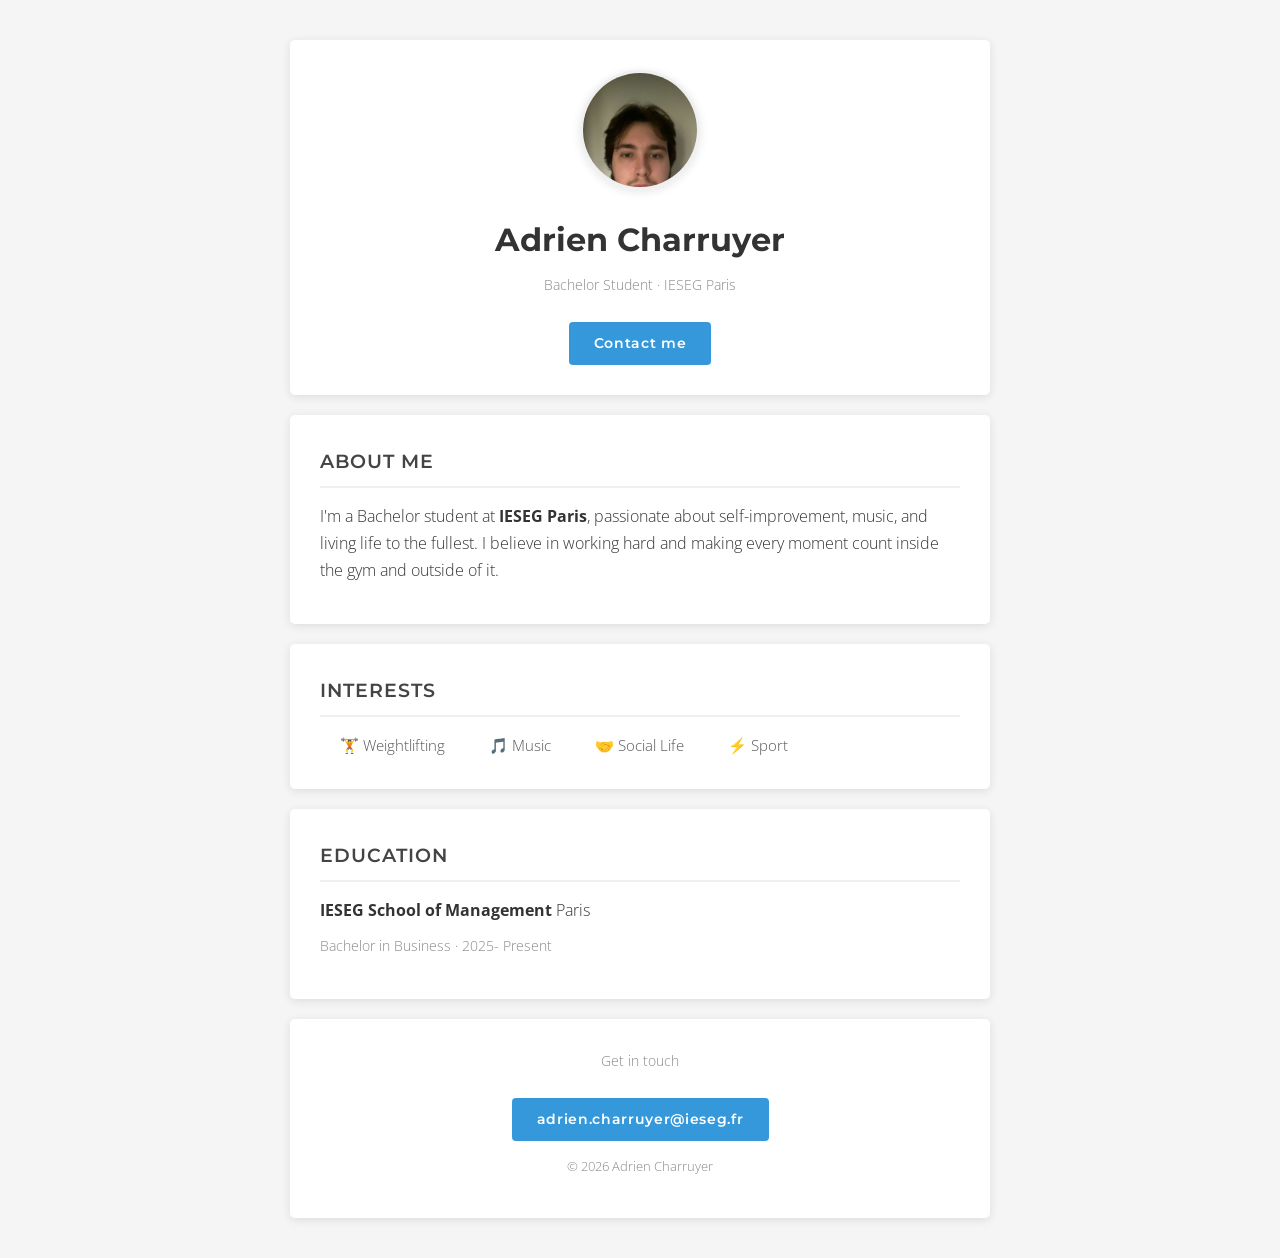
<file: index.html>
<!DOCTYPE html>
<html lang="en">
  <head>
    <meta charset="UTF-8" />
    <meta name="viewport" content="width=device-width, initial-scale=1.0" />
    <title>Adrien Charruyer</title>
    <link rel="stylesheet" href="style.css" />
    <link href="https://fonts.googleapis.com/css2?family=Montserrat:wght@400;600;700&family=Open+Sans:wght@300;400&display=swap" rel="stylesheet" />
  </head>
  <body>

    <div class="container">

      <!-- INTRODUCTION -->
      <div class="card-white text-center">
        <img src="images/profile-picture.png" alt="Adrien Charruyer" class="img-circle" />
        <h1>Adrien Charruyer</h1>
        <p class="text-muted">Bachelor Student · IESEG Paris</p>
        <a href="mailto:adrien.charruyer@ieseg.fr" class="btn-primary">Contact me</a>
      </div>

      <!-- ABOUT -->
      <div class="card-white">
        <h2>About me</h2>
        <p>
          I'm a Bachelor student at <strong>IESEG Paris</strong>, passionate about
          self-improvement, music, and living life to the fullest. I believe in
          working hard and making every moment count inside the gym and outside of it.
        </p>
      </div>

      <!-- INTERESTS -->
      <div class="card-white">
        <h2>Interests</h2>
        <ul class="list-inline">
          <li>🏋️ Weightlifting</li>
          <li>🎵 Music</li>
          <li>🤝 Social Life</li>
          <li>⚡ Sport</li>
        </ul>
      </div>

      <!-- EDUCATION -->
      <div class="card-white">
        <h2>Education</h2>
        <p><strong>IESEG School of Management</strong> Paris</p>
        <p class="text-muted">Bachelor in Business · 2025- Present</p>
      </div>

      <!-- FOOTER -->
      <div class="card-white text-center">
        <p class="text-muted">Get in touch</p>
        <ul class="list-inline">
          <li><a href="mailto:adrien.charruyer@ieseg.fr" class="btn-primary">adrien.charruyer@ieseg.fr</a></li>
        </ul>
        <p class="text-muted footer-copy">© 2026 Adrien Charruyer</p>
      </div>

    </div>

  </body>
</html>
</file>
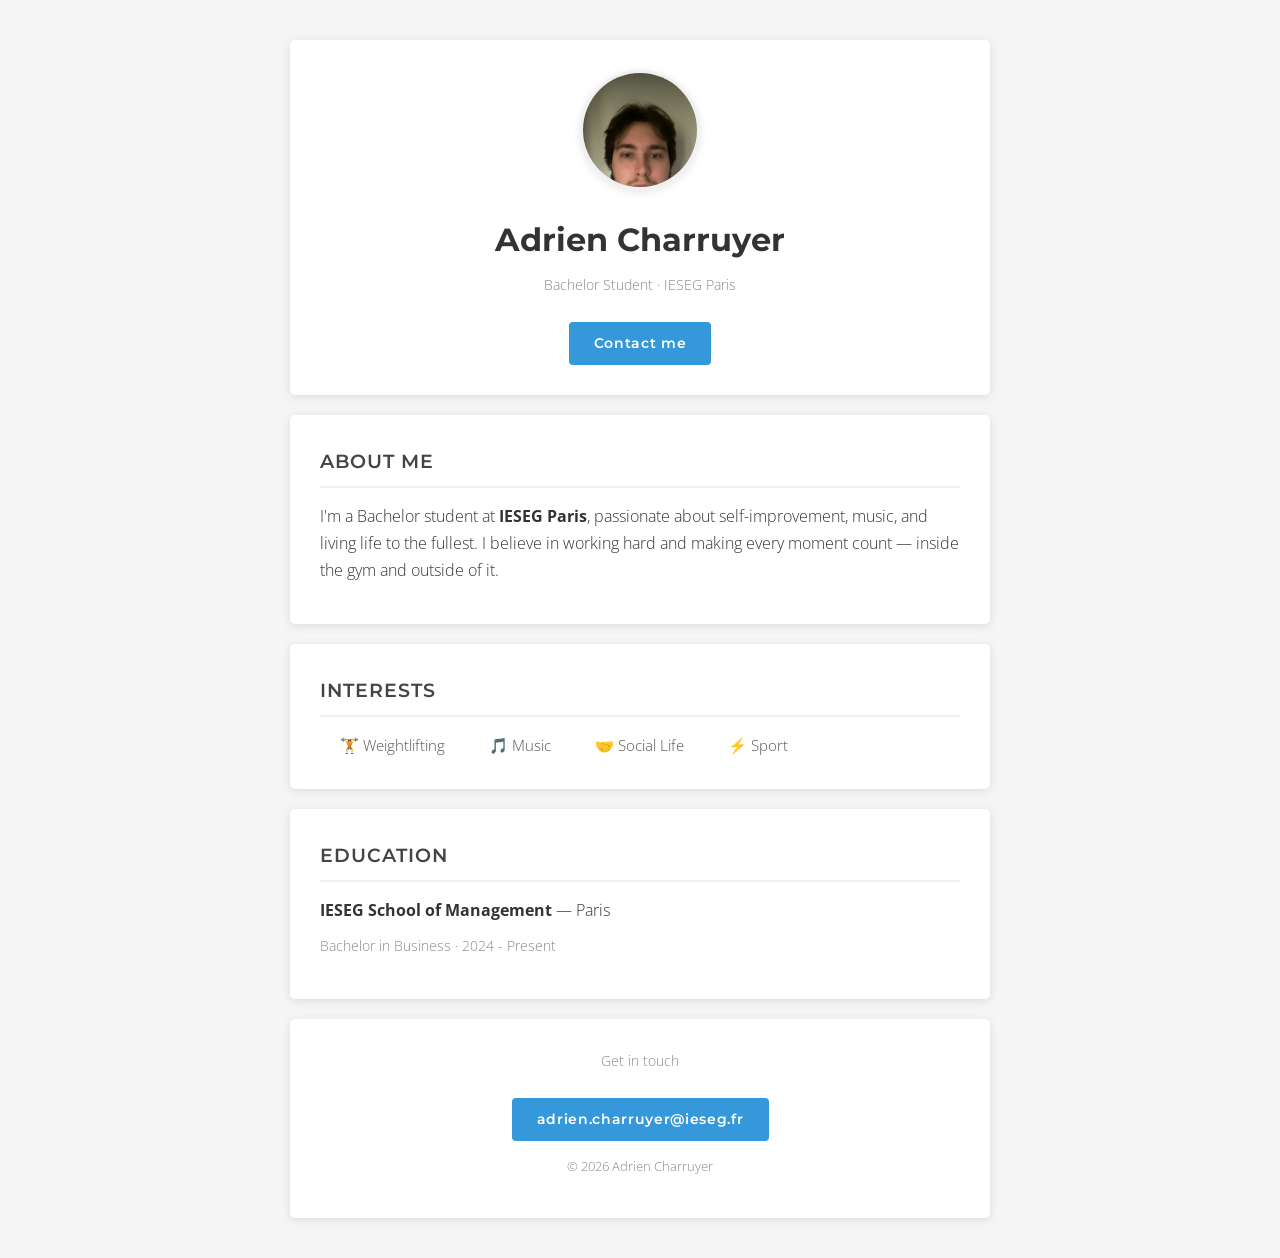
<file: profile-v2-index.html>
<!DOCTYPE html>
<html lang="en">
  <head>
    <meta charset="UTF-8" />
    <meta name="viewport" content="width=device-width, initial-scale=1.0" />
    <title>Adrien Charruyer</title>
    <link rel="stylesheet" href="style.css" />
    <link href="https://fonts.googleapis.com/css2?family=Montserrat:wght@400;600;700&family=Open+Sans:wght@300;400&display=swap" rel="stylesheet" />
  </head>
  <body>

    <div class="container">

      <!-- INTRODUCTION -->
      <div class="card-white text-center">
        <img src="images/profile-picture.png" alt="Adrien Charruyer" class="img-circle" />
        <h1>Adrien Charruyer</h1>
        <p class="text-muted">Bachelor Student · IESEG Paris</p>
        <a href="mailto:adrien.charruyer@ieseg.fr" class="btn-primary">Contact me</a>
      </div>

      <!-- ABOUT -->
      <div class="card-white">
        <h2>About me</h2>
        <p>
          I'm a Bachelor student at <strong>IESEG Paris</strong>, passionate about
          self-improvement, music, and living life to the fullest. I believe in
          working hard and making every moment count — inside the gym and outside of it.
        </p>
      </div>

      <!-- INTERESTS -->
      <div class="card-white">
        <h2>Interests</h2>
        <ul class="list-inline">
          <li>🏋️ Weightlifting</li>
          <li>🎵 Music</li>
          <li>🤝 Social Life</li>
          <li>⚡ Sport</li>
        </ul>
      </div>

      <!-- EDUCATION -->
      <div class="card-white">
        <h2>Education</h2>
        <p><strong>IESEG School of Management</strong> — Paris</p>
        <p class="text-muted">Bachelor in Business · 2024 - Present</p>
      </div>

      <!-- FOOTER -->
      <div class="card-white text-center">
        <p class="text-muted">Get in touch</p>
        <ul class="list-inline">
          <li><a href="mailto:adrien.charruyer@ieseg.fr" class="btn-primary">adrien.charruyer@ieseg.fr</a></li>
        </ul>
        <p class="text-muted footer-copy">© 2026 Adrien Charruyer</p>
      </div>

    </div>

  </body>
</html>
</file>
<file: style.css>
/* ===========================
   GLOBAL
=========================== */
* {
  margin: 0;
  padding: 0;
  box-sizing: border-box;
}

body {
  background-color: #f5f5f5;
  font-family: 'Open Sans', sans-serif;
  font-weight: 300;
  color: #333;
  line-height: 1.7;
}

h1, h2 {
  font-family: 'Montserrat', sans-serif;
}

h1 {
  font-size: 2rem;
  font-weight: 700;
  margin-top: 15px;
  margin-bottom: 5px;
}

h2 {
  font-size: 1.2rem;
  font-weight: 600;
  margin-bottom: 15px;
  color: #444;
  text-transform: uppercase;
  letter-spacing: 0.05em;
  border-bottom: 2px solid #f0f0f0;
  padding-bottom: 8px;
}

p {
  margin-bottom: 10px;
}

/* ===========================
   CONTAINER
=========================== */
.container {
  width: 700px;
  margin: 40px auto;
}

/* ===========================
   CARD WHITE
=========================== */
.card-white {
  background-color: white;
  border-radius: 5px;
  box-shadow: 0 2px 10px rgba(0, 0, 0, 0.1);
  padding: 30px;
  margin-bottom: 20px;
}

.card-white:hover {
  box-shadow: 0 4px 20px rgba(0, 0, 0, 0.15);
  transform: translateY(-2px);
  transition: all 0.3s ease;
}

/* ===========================
   REUSABLE CLASSES
=========================== */
.text-center {
  text-align: center;
}

.text-muted {
  color: #888;
  font-size: 0.9rem;
}

.footer-copy {
  margin-top: 15px;
  font-size: 0.8rem;
}

/* ===========================
   IMG CIRCLE
=========================== */
.img-circle {
  border-radius: 50%;
  width: 120px;
  height: 120px;
  object-fit: cover;
  object-position: top;
  border: 3px solid #f0f0f0;
  box-shadow: 0 2px 10px rgba(0, 0, 0, 0.1);
}

/* ===========================
   BUTTON
=========================== */
.btn-primary {
  display: inline-block;
  margin-top: 15px;
  padding: 10px 25px;
  background-color: #3498db;
  color: white;
  text-decoration: none;
  border-radius: 4px;
  font-family: 'Montserrat', sans-serif;
  font-size: 0.85rem;
  font-weight: 600;
  letter-spacing: 0.05em;
  transition: background-color 0.3s ease;
}

.btn-primary:hover {
  background-color: #2980b9;
}

/* ===========================
   LIST INLINE
=========================== */
.list-inline {
  list-style: none;
  padding-left: 0;
  margin-top: 10px;
}

.list-inline > li {
  display: inline;
  padding: 0 20px;
  font-size: 0.95rem;
  color: #555;
}

/* ===========================
   RESPONSIVE
=========================== */
@media (max-width: 750px) {
  .container {
    width: 95%;
    margin: 20px auto;
  }
}
</file>
